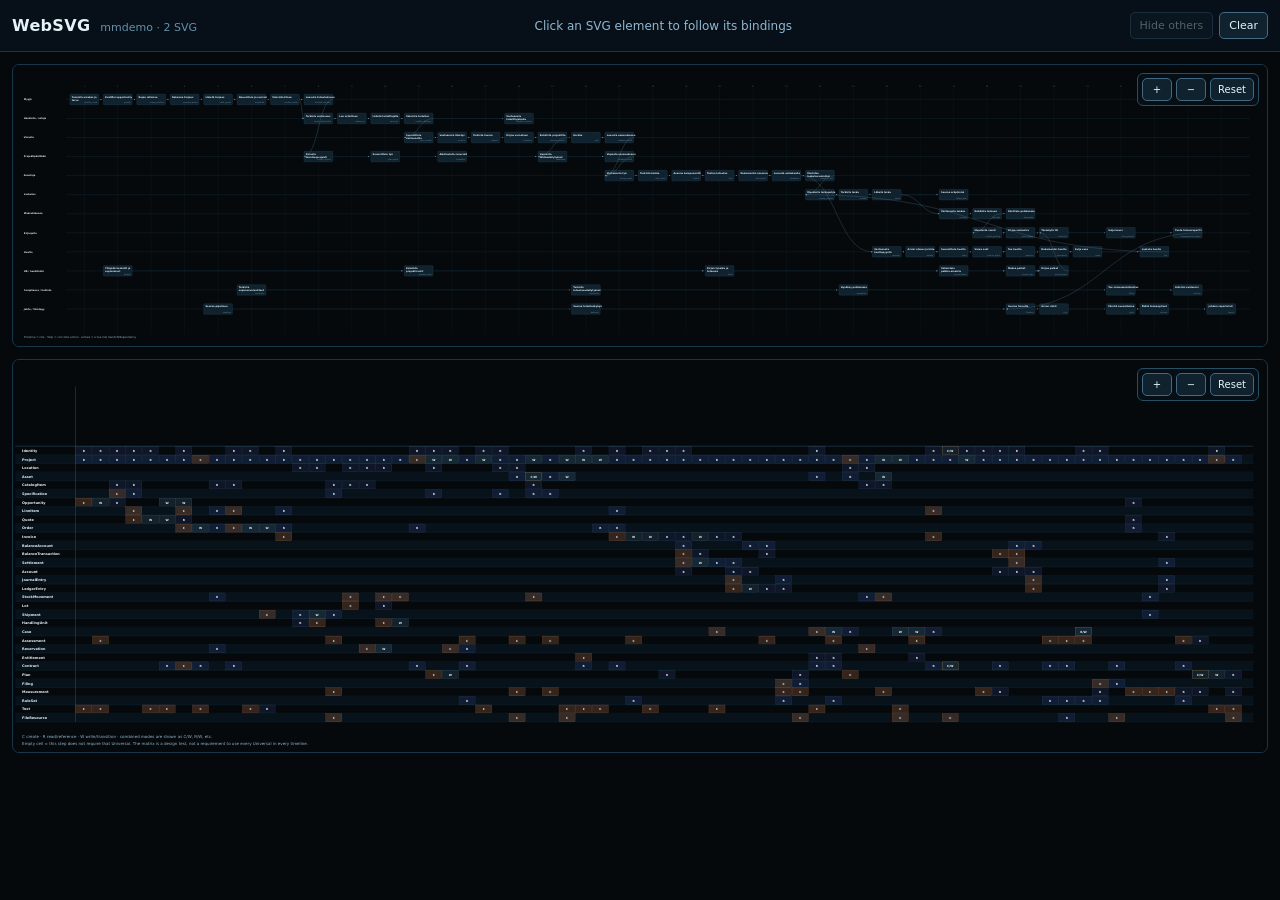
<file: index.html>
<!doctype html>
<html lang="en">
<head>
  <meta charset="utf-8">
  <meta name="viewport" content="width=device-width,initial-scale=1">
  <title>WebSVG</title>
  <link rel="stylesheet" href="./styles.css">
</head>
<body>
  <header class="topbar">
    <div class="brand">
      <h1>WebSVG</h1>
      <span id="status">Loading…</span>
    </div>
    <div id="selection-summary">Click an SVG element to follow its bindings</div>
    <div class="actions"><button id="focus-selection" type="button" disabled>Hide others</button><button id="clear-selection" type="button">Clear</button></div>
  </header>

  <main id="workspace" aria-label="WebSVG documents"></main>

  <script type="module" src="./viewer.js"></script>
</body>
</html>
</file>
<file: styles.css>
:root {
  color-scheme: dark;
  font-family: system-ui, -apple-system, BlinkMacSystemFont, "Segoe UI", sans-serif;
  background: #05090c;
  color: #e5f3f9;
}

* { box-sizing: border-box; }

html, body { margin: 0; min-height: 100%; }

body {
  min-height: 100vh;
  background: #05090c;
}

.topbar {
  position: sticky;
  top: 0;
  z-index: 100;
  min-height: 52px;
  display: grid;
  grid-template-columns: auto minmax(0, 1fr) auto;
  align-items: center;
  gap: 18px;
  padding: 8px 12px;
  border-bottom: 1px solid #173748;
  background: rgba(8, 17, 25, .96);
  backdrop-filter: blur(10px);
}

.brand {
  display: flex;
  align-items: baseline;
  gap: 10px;
  min-width: 0;
}

h1 {
  margin: 0;
  font-size: 16px;
  font-weight: 700;
  letter-spacing: .02em;
}

#status {
  color: #658fa9;
  font-size: 11px;
  white-space: nowrap;
}

#selection-summary {
  min-width: 0;
  overflow: hidden;
  text-overflow: ellipsis;
  white-space: nowrap;
  color: #90b7d1;
  font-size: 12px;
  text-align: center;
}

.actions {
  display: flex;
  gap: 6px;
}

button {
  border: 1px solid #436983;
  border-radius: 5px;
  padding: 6px 9px;
  background: #0f222e;
  color: #e5f3f9;
  font: inherit;
  font-size: 11px;
  cursor: pointer;
}

button:hover:not(:disabled) { border-color: #d88351; }
button:disabled { opacity: .35; cursor: default; }

#workspace {
  display: flex;
  flex-direction: column;
  gap: 12px;
  width: 100%;
  padding: 12px;
  overflow: hidden;
}

.svg-document {
  position: relative;
  width: 100%;
  min-width: 0;
  height: var(--websvg-stage-height, calc(100vh - 76px));
  border: 1px solid #173748;
  border-radius: 7px;
  background: #05090c;
  overflow: hidden;
}

.svg-document[hidden] { display: none; }

.svg-host {
  width: 100%;
  height: 100%;
  min-width: 0;
  overflow: hidden;
}

.svg-controls {
  position: absolute;
  top: 8px;
  right: 8px;
  z-index: 20;
  display: flex;
  gap: 4px;
  padding: 4px;
  border: 1px solid #274e63;
  border-radius: 6px;
  background: rgba(8, 17, 25, .88);
  backdrop-filter: blur(8px);
}

.svg-controls button {
  min-width: 30px;
  padding: 5px 7px;
  font-size: 10px;
}

.websvg-document-svg.is-panning {
  cursor: grabbing !important;
}

.websvg-document-svg {
  display: block;
  width: 100%;
  height: 100%;
  max-width: 100%;
  max-height: 100%;
}

.websvg-interactive { cursor: pointer; }

.svg-host [data-websvg-highlight="primary"] {
  filter:
    drop-shadow(0 0 2px rgba(255,255,255,1))
    drop-shadow(0 0 8px rgba(0,229,255,1))
    drop-shadow(0 0 16px rgba(0,229,255,.95));
}

.svg-host [data-websvg-highlight="relation"] {
  filter:
    drop-shadow(0 0 3px rgba(255,179,71,1))
    drop-shadow(0 0 10px rgba(255,111,0,.95));
}

.svg-host [data-websvg-highlight="related"] {
  filter:
    drop-shadow(0 0 3px rgba(67,183,255,.95))
    drop-shadow(0 0 8px rgba(67,183,255,.75));
}

.svg-host [data-websvg-highlight="primary"] rect,
.svg-host [data-websvg-highlight="primary"] path,
.svg-host [data-websvg-highlight="primary"] line,
.svg-host [data-websvg-highlight="primary"] polygon {
  stroke: #00e5ff !important;
  stroke-width: 3.2px !important;
}

.svg-host [data-websvg-highlight="relation"] rect,
.svg-host [data-websvg-highlight="relation"] path,
.svg-host [data-websvg-highlight="relation"] line,
.svg-host [data-websvg-highlight="relation"] polygon {
  stroke: #ff8a00 !important;
  stroke-width: 2.6px !important;
}

.svg-host [data-websvg-highlight="related"] rect,
.svg-host [data-websvg-highlight="related"] path,
.svg-host [data-websvg-highlight="related"] line,
.svg-host [data-websvg-highlight="related"] polygon {
  stroke: #43b7ff !important;
  stroke-width: 2px !important;
}

.error {
  margin: 0;
  padding: 20px;
  color: #ffb4ab;
  white-space: pre-wrap;
}

@media (max-width: 760px) {
  .topbar {
    grid-template-columns: 1fr auto;
    gap: 6px 10px;
  }

  #selection-summary {
    grid-column: 1 / -1;
    grid-row: 2;
    text-align: left;
  }

  .actions {
    grid-column: 2;
    grid-row: 1;
  }

  #workspace { padding: 6px; gap: 6px; }
}


/* Matrix projection gutter */
.matrix-label-view {
  --matrix-gutter: 118px;
  isolation: isolate;
}

.matrix-label-view .svg-host {
  position: absolute;
  left: var(--matrix-gutter);
  top: 0;
  width: calc(100% - var(--matrix-gutter));
  height: 100%;
}

.matrix-label-source .u {
  opacity: 0;
  pointer-events: none;
}

.matrix-label-layer {
  position: absolute;
  left: 0;
  top: 0;
  bottom: 0;
  width: var(--matrix-gutter);
  z-index: 15;
  pointer-events: none;
  overflow: hidden;
  background: #05090c;
  border-right: 1px solid #274e63;
}

.matrix-label-universal-layer {
  position: absolute;
  inset: 0;
  pointer-events: none;
}

.matrix-pinned-label {
  position: absolute;
  left: 4px;
  max-width: calc(var(--matrix-gutter) - 8px);
  margin: 0;
  border: 0;
  border-radius: 4px;
  padding: 2px 5px;
  background: rgba(5, 9, 12, .96);
  color: #e5f3f9;
  line-height: 1.05;
  white-space: nowrap;
  overflow: hidden;
  text-overflow: ellipsis;
  pointer-events: auto;
  transform: translateY(-50%);
  font-weight: 700;
}

.matrix-pinned-label:hover {
  color: #ffffff;
  background: #0f222e;
}

.matrix-pinned-label[data-websvg-highlight="primary"] {
  color: #05090c;
  background: #dffcff;
  text-shadow: none;
}

.matrix-pinned-label[data-websvg-highlight="related"] {
  color: #8fd8ff;
}

.matrix-pinned-label[data-websvg-highlight="relation"] {
  color: #ffb347;
}

/* Bright matrix selection */
.svg-host .matrix-cell[data-websvg-highlight="primary"] .cell-active,
.svg-host .matrix-cell[data-websvg-group-highlight="primary"] .cell-active {
  fill: #dffcff !important;
  fill-opacity: 1 !important;
  stroke: #00e5ff !important;
  stroke-width: 1.8px !important;
}

.svg-host .matrix-cell[data-websvg-highlight="primary"] .cell,
.svg-host .matrix-cell[data-websvg-group-highlight="primary"] .cell {
  fill: #05090c !important;
}
</file>
